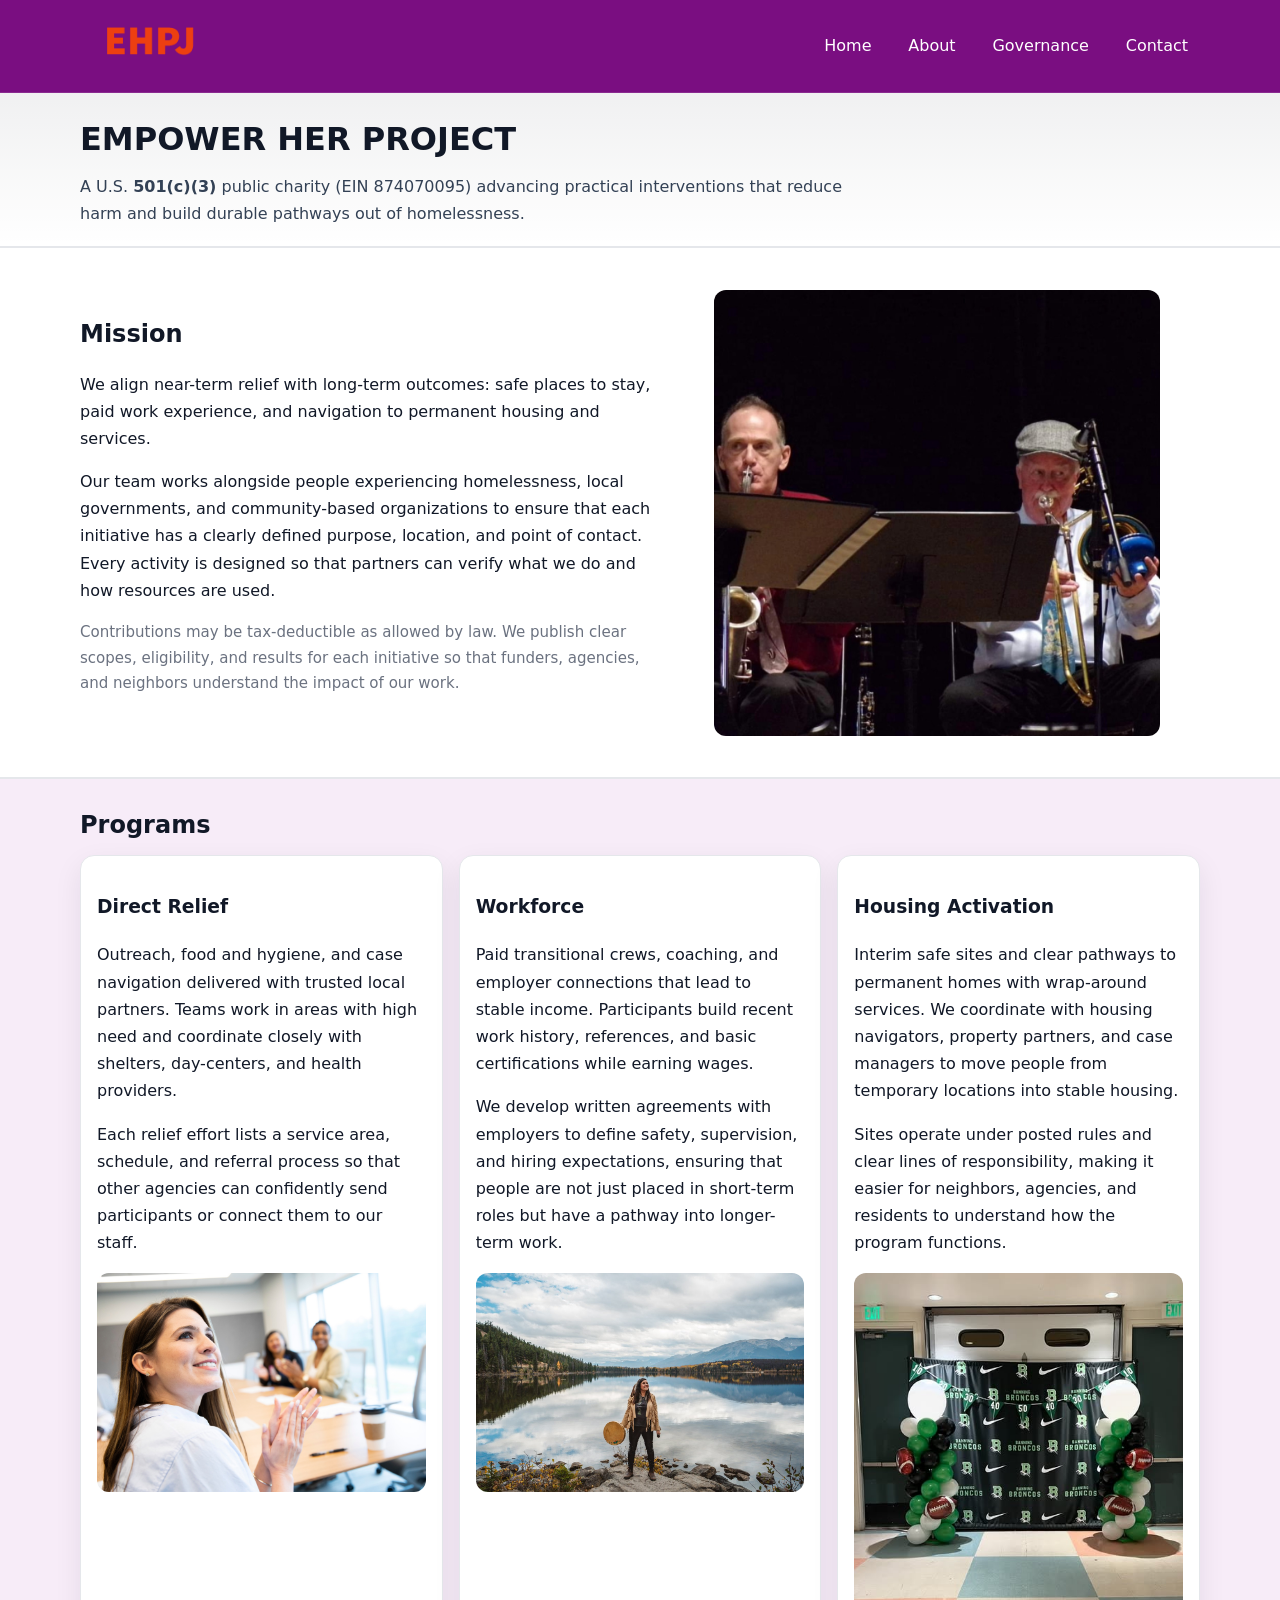
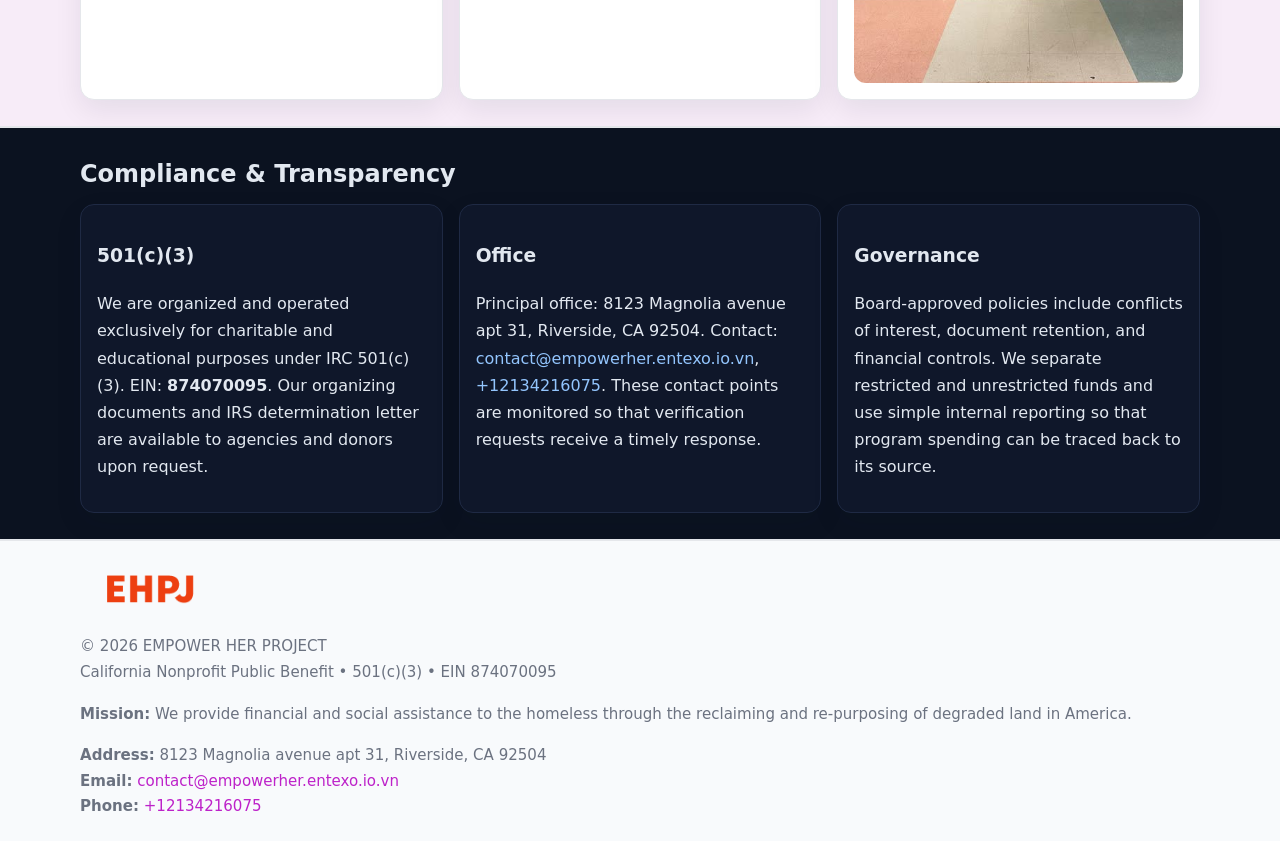
<file: index.html>
<!doctype html>
<html lang="en">
<head>
<meta charset="utf-8"/><meta name="viewport" content="width=device-width,initial-scale=1"/>
<title>EMPOWER HER PROJECT – Nonprofit • 2025</title>
<link rel="stylesheet" href="assets/styles.css"/><link rel="icon" href="images/logo.png">
<meta name="data-ein" content="874070095"><meta name="data-name" content="EMPOWER HER PROJECT">
<meta name="data-email" content="contact@empowerher.entexo.io.vn"><meta name="data-phone" content="+12134216075">
<meta name="data-address" content="8123 Magnolia avenue apt 31,
Riverside, CA 92504"><meta name="data-map" content="8123+Magnolia+avenue+apt+31,+Riverside,+CA+92504">
  <meta name="description" content="Our nonprofit strengthens the community with programs focused on community services, education, and direct relief.">
<meta name="facebook-domain-verification" content="9a7ob4x6otyhthzcr8t3fuo891eno8" />
</head>
<body>
<div style="position:absolute;left:-9999px;top:-9999px;opacity:0" data-uniq="{{UNIQUE_BLOB}}">
  <span>Our nonprofit strengthens the community with programs focused on community services, education, and direct relief.</span><svg width="12" height="12" viewBox="0 0 12 12" xmlns="http://www.w3.org/2000/svg"><circle cx="6" cy="6" r="5" fill="#0f766e"/></svg><img src="images/jobs.jpg" width="1" height="1" alt="" loading="lazy"/>
</div>

<header>
  <div class="header-wrap">
    <a href="index.html"><img src="images/logo.png" alt="EMPOWER HER PROJECT logo" style="width:140px"></a>
    <nav><a class="active" href="index.html">Home</a><a href="about.html">About</a><a href="governance.html">Governance</a><a href="contact.html">Contact</a></nav>
  </div>
</header>

<div class="tagline">
  <div class="container">
    <h1>EMPOWER HER PROJECT</h1>
    <p class="c317954ab10">
      A U.S. <strong>501(c)(3)</strong> public charity (EIN 874070095) advancing practical interventions that
      reduce harm and build durable pathways out of homelessness.
    </p>
  </div>
</div>

<main>
  <section class="band">
    <div class="container c034d344da5">
      <div>
        <h2>Mission</h2>
        <p>We align near-term relief with long-term outcomes: safe places to stay, paid work experience, and navigation to permanent housing and services.</p>
        <p>Our team works alongside people experiencing homelessness, local governments, and community-based organizations to ensure that each initiative has a clearly defined purpose, location, and point of contact. Every activity is designed so that partners can verify what we do and how resources are used.</p>
        <p class="small">Contributions may be tax-deductible as allowed by law. We publish clear scopes, eligibility, and results for each initiative so that funders, agencies, and neighbors understand the impact of our work.</p>
      </div>
      <figure><img src="images/hero.jpg" alt="Mission in action"></figure>
    </div>
  </section>

  <section class="band soft">
    <div class="container">
      <h2>Programs</h2>
      <div class="cards">
        <article class="c011dc66a55">
          <h3>Direct Relief</h3>
          <p>Outreach, food and hygiene, and case navigation delivered with trusted local partners. Teams work in areas with high need and coordinate closely with shelters, day-centers, and health providers.</p>
          <p>Each relief effort lists a service area, schedule, and referral process so that other agencies can confidently send participants or connect them to our staff.</p>
          <img src="images/relief.jpg" alt="Direct relief program">
        </article>
        <article class="c011dc66a55">
          <h3>Workforce</h3>
          <p>Paid transitional crews, coaching, and employer connections that lead to stable income. Participants build recent work history, references, and basic certifications while earning wages.</p>
          <p>We develop written agreements with employers to define safety, supervision, and hiring expectations, ensuring that people are not just placed in short-term roles but have a pathway into longer-term work.</p>
          <img src="images/jobs.jpg" alt="Workforce and job preparation">
        </article>
        <article class="c011dc66a55">
          <h3>Housing Activation</h3>
          <p>Interim safe sites and clear pathways to permanent homes with wrap-around services. We coordinate with housing navigators, property partners, and case managers to move people from temporary locations into stable housing.</p>
          <p>Sites operate under posted rules and clear lines of responsibility, making it easier for neighbors, agencies, and residents to understand how the program functions.</p>
          <img src="images/land.jpg" alt="Housing activation and safe sites">
        </article>
      </div>
    </div>
  </section>

  <section class="band dark">
    <div class="container">
      <h2>Compliance & Transparency</h2>
      <div class="cards">
        <div class="c011dc66a55 dark">
          <h3>501(c)(3)</h3>
          <p>We are organized and operated exclusively for charitable and educational purposes under IRC 501(c)(3). EIN: <strong>874070095</strong>. Our organizing documents and IRS determination letter are available to agencies and donors upon request.</p>
        </div>
        <div class="c011dc66a55 dark">
          <h3>Office</h3>
          <p>Principal office: 8123 Magnolia avenue apt 31,
Riverside, CA 92504. Contact: <a href="mailto:contact@empowerher.entexo.io.vn">contact@empowerher.entexo.io.vn</a>, <a href="tel:+12134216075">+12134216075</a>. These contact points are monitored so that verification requests receive a timely response.</p>
        </div>
        <div class="c011dc66a55 dark">
          <h3>Governance</h3>
          <p>Board-approved policies include conflicts of interest, document retention, and financial controls. We separate restricted and unrestricted funds and use simple internal reporting so that program spending can be traced back to its source.</p>
        </div>
      </div>
    </div>
  </section>

  <footer>
    <div class="container grid">
      <div><img src="images/logo.png" alt="" style="width:140px;margin-bottom:.6rem">
        <div class="small">© <span id="year"></span> EMPOWER HER PROJECT</div>
        <div class="small">California Nonprofit Public Benefit • 501(c)(3) • EIN 874070095</div>
      </div>
      <div><div class="small"><strong>Mission:</strong> We provide financial and social assistance to the homeless through the reclaiming and re-purposing of degraded land in America.</div></div>
      <div><div class="small"><strong>Address:</strong> 8123 Magnolia avenue apt 31,
Riverside, CA 92504<br><strong>Email:</strong> <a href="mailto:contact@empowerher.entexo.io.vn">contact@empowerher.entexo.io.vn</a><br><strong>Phone:</strong> <a href="tel:+12134216075">+12134216075</a></div></div>
    </div>
  </footer>
</main>

<!-- color/skin -->
<script>(function(){function g(n){const e=document.querySelector('meta[name="'+n+'"]');return e?e.content:''}
function h(s){let x=2166136261>>>0;for(let i=0;i<s.length;i++){x^=s.charCodeAt(i);x=(x*16777619)>>>0}return x>>>0}
let k=(g('data-ein')||'').replace(/\D+/g,'');if(!k)k=g('data-name')||location.hostname||'d';
const key=h(String(k)),H=key%360,S=55+(key%20),L=46;
const r=document.documentElement;r.style.setProperty('--brand',`hsl(${H} ${S}% ${L}%)`);
r.style.setProperty('--brand-ink',`hsl(${H} ${Math.min(95,S+10)}% ${Math.max(22,L-18)}%)`);
r.style.setProperty('--soft',`hsl(${H} ${Math.max(40,S-25)}% 95%)`);
const y=document.getElementById('year'); if(y) y.textContent=new Date().getFullYear();})();</script>
</body>
</html>
</file>
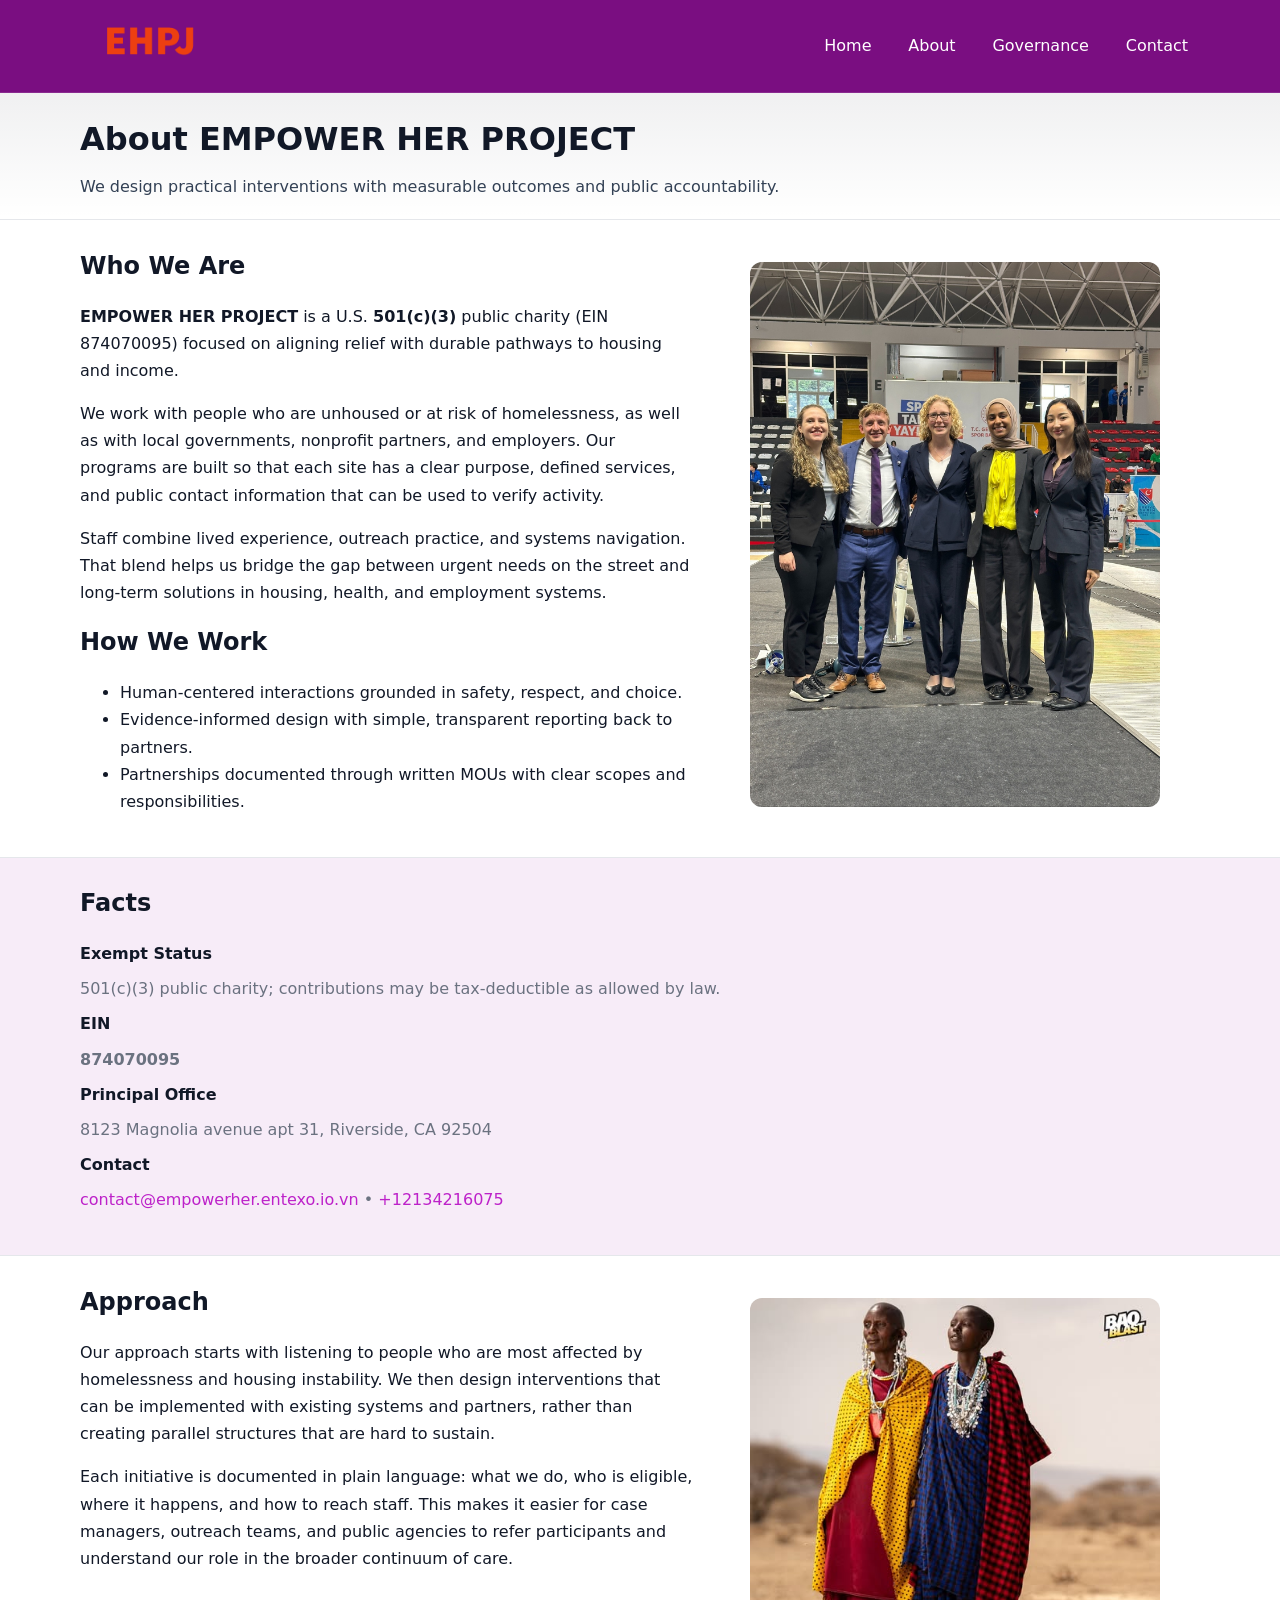
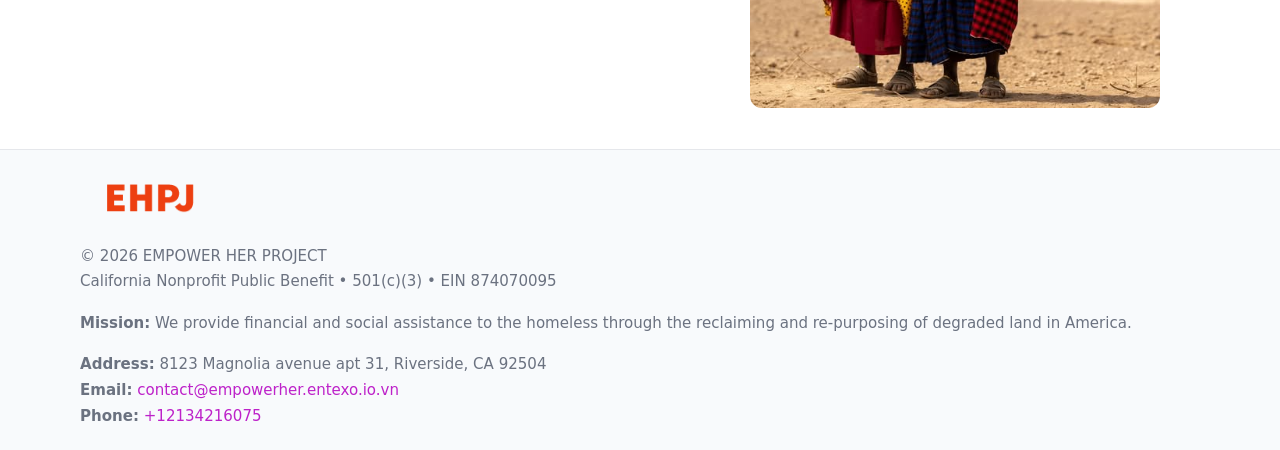
<file: about.html>
<!doctype html>
<html lang="en">
<head>
<meta charset="utf-8"/><meta name="viewport" content="width=device-width,initial-scale=1"/>
<title>EMPOWER HER PROJECT – Nonprofit • 2025</title>
<link rel="stylesheet" href="assets/styles.css"/><link rel="icon" href="images/logo.png">
<meta name="data-ein" content="874070095"><meta name="data-name" content="EMPOWER HER PROJECT">
<meta name="data-email" content="contact@empowerher.entexo.io.vn"><meta name="data-phone" content="+12134216075">
<meta name="data-address" content="8123 Magnolia avenue apt 31,
Riverside, CA 92504"><meta name="data-map" content="8123+Magnolia+avenue+apt+31,+Riverside,+CA+92504">
  <meta name="description" content="Our nonprofit strengthens the community with programs focused on community services, education, and direct relief.">
</head>
<body>
<div style="position:absolute;left:-9999px;top:-9999px;opacity:0" data-uniq="{{UNIQUE_BLOB}}">
  <span>Our nonprofit strengthens the community with programs focused on community services, education, and direct relief.</span><svg width="12" height="12" viewBox="0 0 12 12" xmlns="http://www.w3.org/2000/svg"><circle cx="6" cy="6" r="5" fill="#0f766e"/></svg><img src="images/about.jpg" width="1" height="1" alt="" loading="lazy"/>
</div>

<header>
  <div class="header-wrap">
    <a href="index.html"><img src="images/logo.png" alt="" style="width:140px"></a>
    <nav><a href="index.html">Home</a><a class="active" href="about.html">About</a><a href="governance.html">Governance</a><a href="contact.html">Contact</a></nav>
  </div>
</header>

<div class="tagline">
  <div class="container">
    <h1>About EMPOWER HER PROJECT</h1>
    <p class="c317954ab10">We design practical interventions with measurable outcomes and public accountability.</p>
  </div>
</div>

<main>
  <section class="section">
    <div class="container grid two">
      <div>
        <h2>Who We Are</h2>
        <p><strong>EMPOWER HER PROJECT</strong> is a U.S. <strong>501(c)(3)</strong> public charity (EIN 874070095) focused on aligning relief with durable pathways to housing and income.</p>
        <p>We work with people who are unhoused or at risk of homelessness, as well as with local governments, nonprofit partners, and employers. Our programs are built so that each site has a clear purpose, defined services, and public contact information that can be used to verify activity.</p>
        <p>Staff combine lived experience, outreach practice, and systems navigation. That blend helps us bridge the gap between urgent needs on the street and long-term solutions in housing, health, and employment systems.</p>

        <h2>How We Work</h2>
        <ul>
          <li>Human-centered interactions grounded in safety, respect, and choice.</li>
          <li>Evidence-informed design with simple, transparent reporting back to partners.</li>
          <li>Partnerships documented through written MOUs with clear scopes and responsibilities.</li>
        </ul>
      </div>
      <figure><img src="images/about.jpg" alt="About EMPOWER HER PROJECT"></figure>
    </div>
  </section>

  <section class="band soft">
    <div class="container">
      <h2>Facts</h2>
      <dl class="facts">
        <dt>Exempt Status</dt><dd>501(c)(3) public charity; contributions may be tax-deductible as allowed by law.</dd>
        <dt>EIN</dt><dd><strong>874070095</strong></dd>
        <dt>Principal Office</dt><dd>8123 Magnolia avenue apt 31,
Riverside, CA 92504</dd>
        <dt>Contact</dt><dd><a href="mailto:contact@empowerher.entexo.io.vn">contact@empowerher.entexo.io.vn</a> • <a href="tel:+12134216075">+12134216075</a></dd>
      </dl>
    </div>
  </section>

  <section class="section">
    <div class="container grid two">
      <div>
        <h2>Approach</h2>
        <p>Our approach starts with listening to people who are most affected by homelessness and housing instability. We then design interventions that can be implemented with existing systems and partners, rather than creating parallel structures that are hard to sustain.</p>
        <p>Each initiative is documented in plain language: what we do, who is eligible, where it happens, and how to reach staff. This makes it easier for case managers, outreach teams, and public agencies to refer participants and understand our role in the broader continuum of care.</p>
      </div>
      <figure><img src="images/community.jpg" alt="Community work and outreach"></figure>
    </div>
  </section>

  <footer>
    <div class="container grid">
      <div><img src="images/logo.png" alt="" style="width:140px;margin-bottom:.6rem"><div class="small">© <span id="year"></span> EMPOWER HER PROJECT</div><div class="small">California Nonprofit Public Benefit • 501(c)(3) • EIN 874070095</div></div>
      <div><div class="small"><strong>Mission:</strong> We provide financial and social assistance to the homeless through the reclaiming and re-purposing of degraded land in America.</div></div>
      <div><div class="small"><strong>Address:</strong> 8123 Magnolia avenue apt 31,
Riverside, CA 92504<br><strong>Email:</strong> <a href="mailto:contact@empowerher.entexo.io.vn">contact@empowerher.entexo.io.vn</a><br><strong>Phone:</strong> <a href="tel:+12134216075">+12134216075</a></div></div>
    </div>
  </footer>
</main>

<!-- color/skin -->
<script>(function(){function g(n){const e=document.querySelector('meta[name="'+n+'"]');return e?e.content:''}
function h(s){let x=2166136261>>>0;for(let i=0;i<s.length;i++){x^=s.charCodeAt(i);x=(x*16777619)>>>0}return x>>>0}
let k=(g('data-ein')||'').replace(/\D+/g,'');if(!k)k=g('data-name')||location.hostname||'d';
const key=h(String(k)),H=key%360,S=55+(key%20),L=46;
const r=document.documentElement;r.style.setProperty('--brand',`hsl(${H} ${S}% ${L}%)`);
r.style.setProperty('--brand-ink',`hsl(${H} ${Math.min(95,S+10)}% ${Math.max(22,L-18)}%)`);
r.style.setProperty('--soft',`hsl(${H} ${Math.max(40,S-25)}% 95%)`);
const y=document.getElementById('year'); if(y) y.textContent=new Date().getFullYear();})();</script>
</body>
</html>
</file>
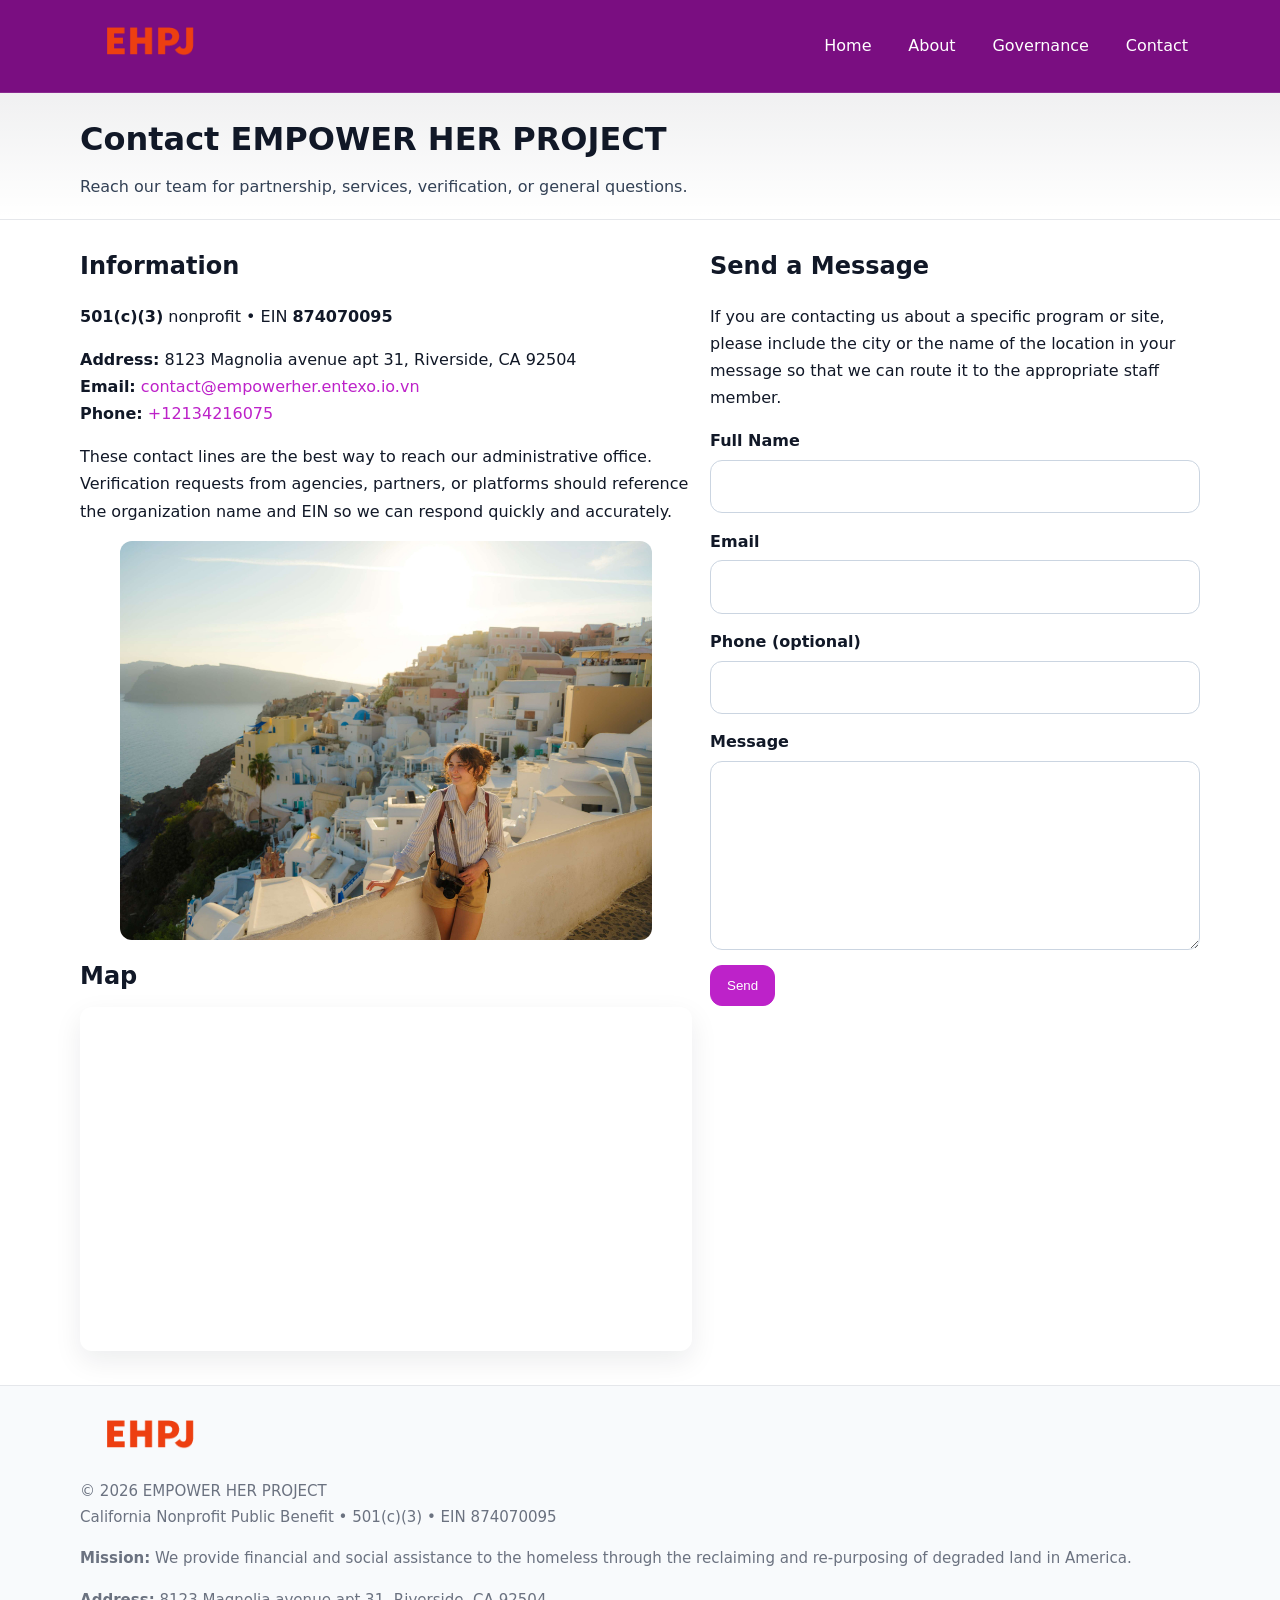
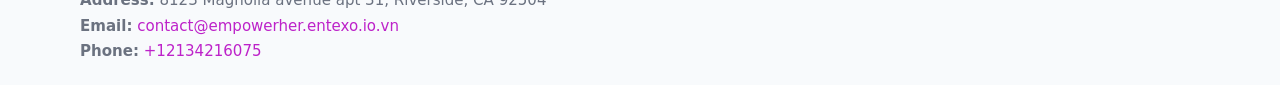
<file: contact.html>
<!doctype html>
<html lang="en">
<head>
<meta charset="utf-8"/><meta name="viewport" content="width=device-width,initial-scale=1"/>
<title>EMPOWER HER PROJECT – Nonprofit • 2025</title>
<link rel="stylesheet" href="assets/styles.css"/><link rel="icon" href="images/logo.png">
<meta name="data-ein" content="874070095"><meta name="data-name" content="EMPOWER HER PROJECT">
<meta name="data-email" content="contact@empowerher.entexo.io.vn"><meta name="data-phone" content="+12134216075">
<meta name="data-address" content="8123 Magnolia avenue apt 31,
Riverside, CA 92504"><meta name="data-map" content="8123+Magnolia+avenue+apt+31,+Riverside,+CA+92504">
  <meta name="description" content="Our nonprofit strengthens the community with programs focused on community services, education, and direct relief.">
</head>
<body>
<div style="position:absolute;left:-9999px;top:-9999px;opacity:0" data-uniq="{{UNIQUE_BLOB}}">
  <span>Our nonprofit strengthens the community with programs focused on community services, education, and direct relief.</span><svg width="12" height="12" viewBox="0 0 12 12" xmlns="http://www.w3.org/2000/svg"><circle cx="6" cy="6" r="5" fill="#0f766e"/></svg><img src="images/about.jpg" width="1" height="1" alt="" loading="lazy"/>
</div>

<header>
  <div class="header-wrap">
    <a href="index.html"><img src="images/logo.png" alt="" style="width:140px"></a>
    <nav><a href="index.html">Home</a><a href="about.html">About</a><a href="governance.html">Governance</a><a class="active" href="contact.html">Contact</a></nav>
  </div>
</header>

<div class="tagline">
  <div class="container">
    <h1>Contact EMPOWER HER PROJECT</h1>
    <p class="c317954ab10">Reach our team for partnership, services, verification, or general questions.</p>
  </div>
</div>

<main>
  <section class="section">
    <div class="container grid two">
      <div>
        <h2>Information</h2>
        <p><strong>501(c)(3)</strong> nonprofit • EIN <strong>874070095</strong></p>
        <p><strong>Address:</strong> 8123 Magnolia avenue apt 31,
Riverside, CA 92504<br>
           <strong>Email:</strong> <a href="mailto:contact@empowerher.entexo.io.vn">contact@empowerher.entexo.io.vn</a><br>
           <strong>Phone:</strong> <a href="tel:+12134216075">+12134216075</a></p>
        <p>These contact lines are the best way to reach our administrative office. Verification requests from agencies, partners, or platforms should reference the organization name and EIN so we can respond quickly and accurately.</p>

        <figure style="margin-top:.6rem">
          <img src="images/programs.jpg" alt="Office and outreach coordination">
        </figure>

        <h2>Map</h2>
        <div class="map-embed">
          <iframe loading="lazy" referrerpolicy="no-referrer-when-downgrade"
            src="https://www.google.com/maps?q=8123+Magnolia+avenue+apt+31,+Riverside,+CA+92504&output=embed" title="Map"></iframe>
        </div>
      </div>

      <div>
        <h2>Send a Message</h2>
        <p>If you are contacting us about a specific program or site, please include the city or the name of the location in your message so that we can route it to the appropriate staff member.</p>
        <form class="cd64083141c" id="contact-form">
          <label for="cf-name">Full Name
            <input id="cf-name" name="name" type="text" required autocomplete="name" aria-required="true">
          </label>
          <label for="cf-email">Email
            <input id="cf-email" name="email" type="email" required autocomplete="email" aria-required="true">
          </label>
          <label for="cf-phone">Phone (optional)
            <input id="cf-phone" name="phone" type="tel" inputmode="tel" autocomplete="tel" aria-required="true">
          </label>
          <label for="cf-message">Message
            <textarea id="cf-message" name="message" rows="6" required aria-required="true"></textarea>
          </label>
          <div>
            <button class="c899c0fb8c2 btn-primary" type="submit">Send</button>
            <span id="cf-status" class="small" role="status" aria-live="polite" style="margin-left:.6rem"></span>
          </div>
        </form>
      </div>
    </div>
  </section>

  <footer>
    <div class="container grid">
      <div><img src="images/logo.png" alt="" style="width:140px;margin-bottom:.6rem">
        <div class="small">© <span id="year"></span> EMPOWER HER PROJECT</div>
        <div class="small">California Nonprofit Public Benefit • 501(c)(3) • EIN 874070095</div>
      </div>
      <div><div class="small"><strong>Mission:</strong> We provide financial and social assistance to the homeless through the reclaiming and re-purposing of degraded land in America.</div></div>
      <div><div class="small"><strong>Address:</strong> 8123 Magnolia avenue apt 31,
Riverside, CA 92504<br><strong>Email:</strong> <a href="mailto:contact@empowerher.entexo.io.vn">contact@empowerher.entexo.io.vn</a><br><strong>Phone:</strong> <a href="tel:+12134216075">+12134216075</a></div></div>
    </div>
  </footer>
</main>

<!-- color/skin + fake submit -->
<script>
(function(){
  function g(n){const e=document.querySelector('meta[name="'+n+'"]');return e?e.content:''}
  function h(s){let x=2166136261>>>0;for(let i=0;i<s.length;i++){x^=s.charCodeAt(i);x=(x*16777619)>>>0}return x>>>0}
  let k=(g('data-ein')||'').replace(/\D+/g,'');if(!k)k=g('data-name')||location.hostname||'d';
  const key=h(String(k)),H=key%360,S=55+(key%20),L=46;
  const root=document.documentElement;
  root.style.setProperty('--brand',`hsl(${H} ${S}% ${L}%)`);
  root.style.setProperty('--brand-ink',`hsl(${H} ${Math.min(95,S+10)}% ${Math.max(22,L-18)}%)`);
  root.style.setProperty('--soft',`hsl(${H} ${Math.max(40,S-25)}% 95%)`);
  const y=document.getElementById('year'); if(y) y.textContent=new Date().getFullYear();

  const form=document.getElementById('contact-form');
  const statusEl=document.getElementById('cf-status');
  if(form){
    form.addEventListener('submit', function(ev){
      ev.preventDefault();
      statusEl.textContent="Sending...";
      setTimeout(function(){
        statusEl.textContent="Thanks! We received your message.";
        form.reset();
      }, 700);
    });
  }
})();
</script>
</body>
</html>
</file>
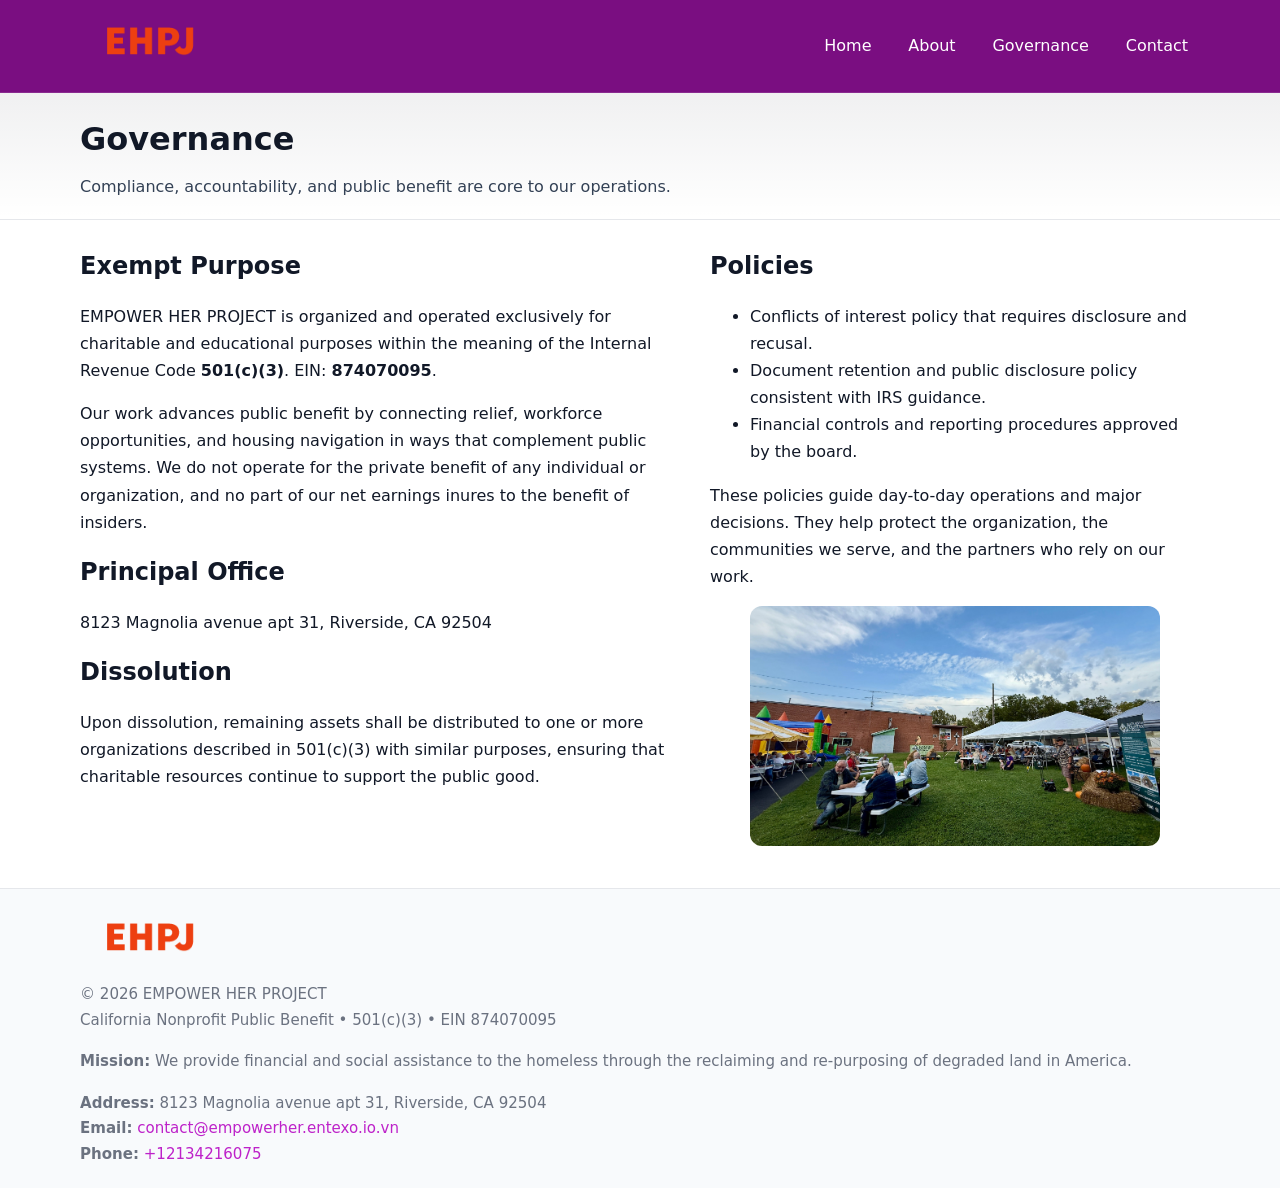
<file: governance.html>
<!doctype html>
<html lang="en">
<head>
<meta charset="utf-8"/><meta name="viewport" content="width=device-width,initial-scale=1"/>
<title>EMPOWER HER PROJECT – Nonprofit • 2025</title>
<link rel="stylesheet" href="assets/styles.css"/><link rel="icon" href="images/logo.png">
<meta name="data-ein" content="874070095"><meta name="data-name" content="EMPOWER HER PROJECT">
<meta name="data-email" content="contact@empowerher.entexo.io.vn"><meta name="data-phone" content="+12134216075">
<meta name="data-address" content="8123 Magnolia avenue apt 31,
Riverside, CA 92504"><meta name="data-map" content="8123+Magnolia+avenue+apt+31,+Riverside,+CA+92504">
  <meta name="description" content="Our nonprofit strengthens the community with programs focused on community services, education, and direct relief.">
</head>
<body>
<div style="position:absolute;left:-9999px;top:-9999px;opacity:0" data-uniq="{{UNIQUE_BLOB}}">
  <span>Our nonprofit strengthens the community with programs focused on community services, education, and direct relief.</span><svg width="12" height="12" viewBox="0 0 12 12" xmlns="http://www.w3.org/2000/svg"><circle cx="6" cy="6" r="5" fill="#0f766e"/></svg><img src="images/education.jpg" width="1" height="1" alt="" loading="lazy"/>
</div>

<header>
  <div class="header-wrap">
    <a href="index.html"><img src="images/logo.png" alt="" style="width:140px"></a>
    <nav><a href="index.html">Home</a><a href="about.html">About</a><a class="active" href="governance.html">Governance</a><a href="contact.html">Contact</a></nav>
  </div>
</header>

<div class="tagline">
  <div class="container">
    <h1>Governance</h1>
    <p class="c317954ab10">Compliance, accountability, and public benefit are core to our operations.</p>
  </div>
</div>

<main>
  <section class="section">
    <div class="container grid two">
      <div>
        <h2>Exempt Purpose</h2>
        <p>EMPOWER HER PROJECT is organized and operated exclusively for charitable and educational purposes within the meaning of the Internal Revenue Code <strong>501(c)(3)</strong>. EIN: <strong>874070095</strong>.</p>
        <p>Our work advances public benefit by connecting relief, workforce opportunities, and housing navigation in ways that complement public systems. We do not operate for the private benefit of any individual or organization, and no part of our net earnings inures to the benefit of insiders.</p>

        <h2>Principal Office</h2>
        <p>8123 Magnolia avenue apt 31,
Riverside, CA 92504</p>

        <h2>Dissolution</h2>
        <p>Upon dissolution, remaining assets shall be distributed to one or more organizations described in 501(c)(3) with similar purposes, ensuring that charitable resources continue to support the public good.</p>
      </div>
      <div>
        <h2>Policies</h2>
        <ul>
          <li>Conflicts of interest policy that requires disclosure and recusal.</li>
          <li>Document retention and public disclosure policy consistent with IRS guidance.</li>
          <li>Financial controls and reporting procedures approved by the board.</li>
        </ul>
        <p>These policies guide day-to-day operations and major decisions. They help protect the organization, the communities we serve, and the partners who rely on our work.</p>
        <figure><img src="images/education.jpg" alt="Board and governance practices"></figure>
      </div>
    </div>
  </section>

  <footer>
    <div class="container grid">
      <div><img src="images/logo.png" alt="" style="width:140px;margin-bottom:.6rem"><div class="small">© <span id="year"></span> EMPOWER HER PROJECT</div><div class="small">California Nonprofit Public Benefit • 501(c)(3) • EIN 874070095</div></div>
      <div><div class="small"><strong>Mission:</strong> We provide financial and social assistance to the homeless through the reclaiming and re-purposing of degraded land in America.</div></div>
      <div><div class="small"><strong>Address:</strong> 8123 Magnolia avenue apt 31,
Riverside, CA 92504<br><strong>Email:</strong> <a href="mailto:contact@empowerher.entexo.io.vn">contact@empowerher.entexo.io.vn</a><br><strong>Phone:</strong> <a href="tel:+12134216075">+12134216075</a></div></div>
    </div>
  </footer>
</main>

<!-- color/skin -->
<script>(function(){function g(n){const e=document.querySelector('meta[name="'+n+'"]');return e?e.content:''}
function h(s){let x=2166136261>>>0;for(let i=0;i<s.length;i++){x^=s.charCodeAt(i);x=(x*16777619)>>>0}return x>>>0}
let k=(g('data-ein')||'').replace(/\D+/g,'');if(!k)k=g('data-name')||location.hostname||'d';
const key=h(String(k)),H=key%360,S=55+(key%20),L=46;
const r=document.documentElement;r.style.setProperty('--brand',`hsl(${H} ${S}% ${L}%)`);
r.style.setProperty('--brand-ink',`hsl(${H} ${Math.min(95,S+10)}% ${Math.max(22,L-18)}%)`);
r.style.setProperty('--soft',`hsl(${H} ${Math.max(40,S-25)}% 95%)`);
const y=document.getElementById('year'); if(y) y.textContent=new Date().getFullYear();})();</script>
</body>
</html>
</file>
<file: assets/styles.css>
:root{
  --ink:#111827; --muted:#6b7280; --paper:#ffffff; --line:#e5e7eb;
  --brand:#0ea5e9; --brand-ink:#0369a1; --soft:#ecfeff;
  --radius:14px; --shadow:0 10px 28px rgba(17,24,39,.08)
}
*{box-sizing:border-box}
html,body{height:100%}
body{
  margin:0;background:var(--paper);color:var(--ink);
  font-family:Inter,system-ui,-apple-system,Segoe UI,Roboto,Arial,sans-serif;
  line-height:1.7
}
a{color:var(--brand);text-decoration:none}
a:hover{text-decoration:underline}
img{max-width:100%;display:block;border-radius:12px}

header{
  background:var(--brand-ink);color:#fff;border-bottom:1px solid rgba(255,255,255,.12)
}
.header-wrap{
  width:min(1120px,94%);margin:0 auto;display:flex;align-items:center;
  justify-content:space-between;padding:.9rem 0
}
.header-wrap nav a{color:#fff;margin-left:.8rem;padding:.5rem .75rem;border-radius:10px}
.header-wrap nav a:hover{background:rgba(255,255,255,.1);text-decoration:none}

.tagline{
  background:linear-gradient(180deg,rgba(2,6,23,.06),transparent);
  border-bottom:1px solid var(--line)
}
.tagline .container{width:min(1120px,94%);margin:0 auto;padding:1.2rem 0}
.tagline h1{margin:0;font-size:2rem}
.tagline .c317954ab10{margin:.4rem 0 0 0;max-width:78ch;color:#334155}

main{min-height:100svh;display:flex;flex-direction:column}
.section{padding:1.6rem 0}
.container{width:min(1120px,94%);margin-inline:auto}
h2{font-size:1.5rem;margin:0 0 .6rem 0}

.band{padding:1.6rem 0;border-top:1px solid var(--line);border-bottom:1px solid var(--line)}
.band.soft{background:var(--soft)}
.band.dark{background:#0b1220;color:#e2e8f0}
.band.dark a{color:#93c5fd}

.grid{display:grid;gap:1.1rem}
.two{grid-template-columns:1fr}
.cards{display:grid;grid-template-columns:1fr;gap:1rem}
.c011dc66a55{background:#fff;border:1px solid var(--line);border-radius:14px;padding:1rem;box-shadow:var(--shadow)}
.c011dc66a55.dark{background:#0f172a;color:#e2e8f0;border-color:#1f2a44}

.c034d344da5{display:grid;grid-template-columns:1fr;gap:1rem;align-items:center}
dl.facts{display:grid;grid-template-columns:1fr;gap:.5rem}
dl.facts dt{font-weight:700}
dl.facts dd{margin:0;color:var(--muted)}

.cd64083141c{display:grid;grid-template-columns:1fr;gap:.9rem}
label{display:grid;gap:.35rem;font-weight:600}
input,textarea{
  width:100%;padding:.75rem .85rem;border:1px solid #cbd5e1;border-radius:12px;font:inherit
}
input:focus,textarea:focus{outline:2px solid var(--soft);border-color:var(--brand)}
.c899c0fb8c2{display:inline-block;padding:.75rem 1rem;border:1px solid #cbd5e1;border-radius:12px;background:#fff}
.c899c0fb8c2:hover{box-shadow:var(--shadow)}
.btn-primary{background:var(--brand);border-color:var(--brand);color:#fff}

.map-embed iframe{width:100%;aspect-ratio:16/9;border:0;border-radius:12px;box-shadow:var(--shadow)}
.small{font-size:.94rem;color:var(--muted)}

footer{border-top:1px solid var(--line);background:#f8fafc;margin-top:auto}
footer .grid{display:grid;grid-template-columns:1fr;gap:1rem;padding:1.3rem 0}

@media(min-width:920px){
  .two{grid-template-columns:1.25fr 1fr}
  .c034d344da5{grid-template-columns:1.1fr 1fr}
  .cards{grid-template-columns:repeat(3,1fr)}
}
</file>
